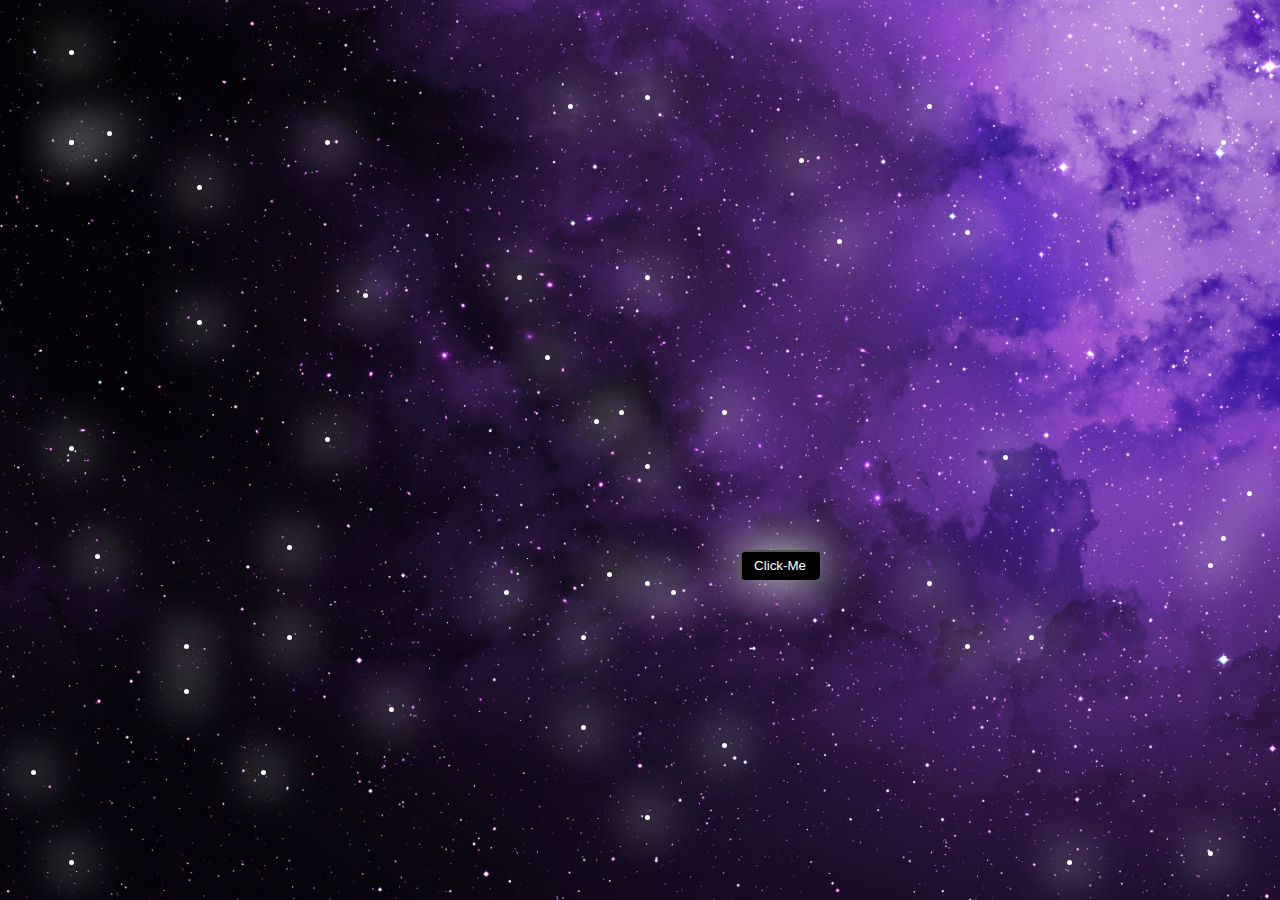
<file: Project 04/index.html>
<!DOCTYPE html>
<html lang="en">
<head>
    <meta charset="UTF-8">
    <meta http-equiv="X-UA-Compatible" content="IE=edge">
    <meta name="viewport" content="width=device-width, initial-scale=1.0">
    <link rel="stylesheet" href="style.css">
    <title>Project_04 - Deluminator</title>
</head>
<body>
    <div id="fullBody">
        <span class="Stars" id="star1"></span>
        <span class="Stars" id="star2"></span>
        <span class="Stars" id="star3"></span>
        <span class="Stars" id="star4"></span>
        <span class="Stars" id="star5"></span>
        <span class="Stars" id="star6"></span>
        <span class="Stars" id="star7"></span>
        <span class="Stars" id="star8"></span>
        <span class="Stars" id="star9"></span>
        <span class="Stars" id="star10"></span>
        <span class="Stars" id="star11"></span>
        <span class="Stars" id="star12"></span>
        <span class="Stars" id="star13"></span>
        <span class="Stars" id="star14"></span>
        <span class="Stars" id="star15"></span>
        <span class="Stars" id="star16"></span>
        <span class="Stars" id="star17"></span>
        <span class="Stars" id="star18"></span>
        <span class="Stars" id="star19"></span>
        <span class="Stars" id="star20"></span>
        <span class="Stars" id="star21"></span>
        <span class="Stars" id="star22"></span>
        <span class="Stars" id="star23"></span>
        <span class="Stars" id="star24"></span>
        <span class="Stars" id="star25"></span>
        <span class="Stars" id="star26"></span>
        <span class="Stars" id="star27"></span>
        <span class="Stars" id="star28"></span>
        <span class="Stars" id="star29"></span>
        <span class="Stars" id="star30"></span>
        <span class="Stars" id="star31"></span>
        <span class="Stars" id="star32"></span>
        <span class="Stars" id="star33"></span>
        <span class="Stars" id="star34"></span>
        <span class="Stars" id="star35"></span>
        <span class="Stars" id="star36"></span>
        <span class="Stars" id="star37"></span>
        <span class="Stars" id="star38"></span>
        <span class="Stars" id="star39"></span>
        <span class="Stars" id="star40"></span>
        <span class="Stars" id="star41"></span>
        <span class="Stars" id="star42"></span>
        <span class="Stars" id="star43"></span>
        <span class="Stars" id="star44"></span>
        <span class="Stars" id="star45"></span>
        <span class="Stars" id="star46"></span>
        <span class="Stars" id="star47"></span>
        <span class="Stars" id="star48"></span>
        <span class="Stars" id="star49"></span>
        <span class="Stars" id="star50"></span>
        <button id="btn">Click-Me</button>
    </div>
    <script src="main.js"></script>
</body>
</html>
</file>
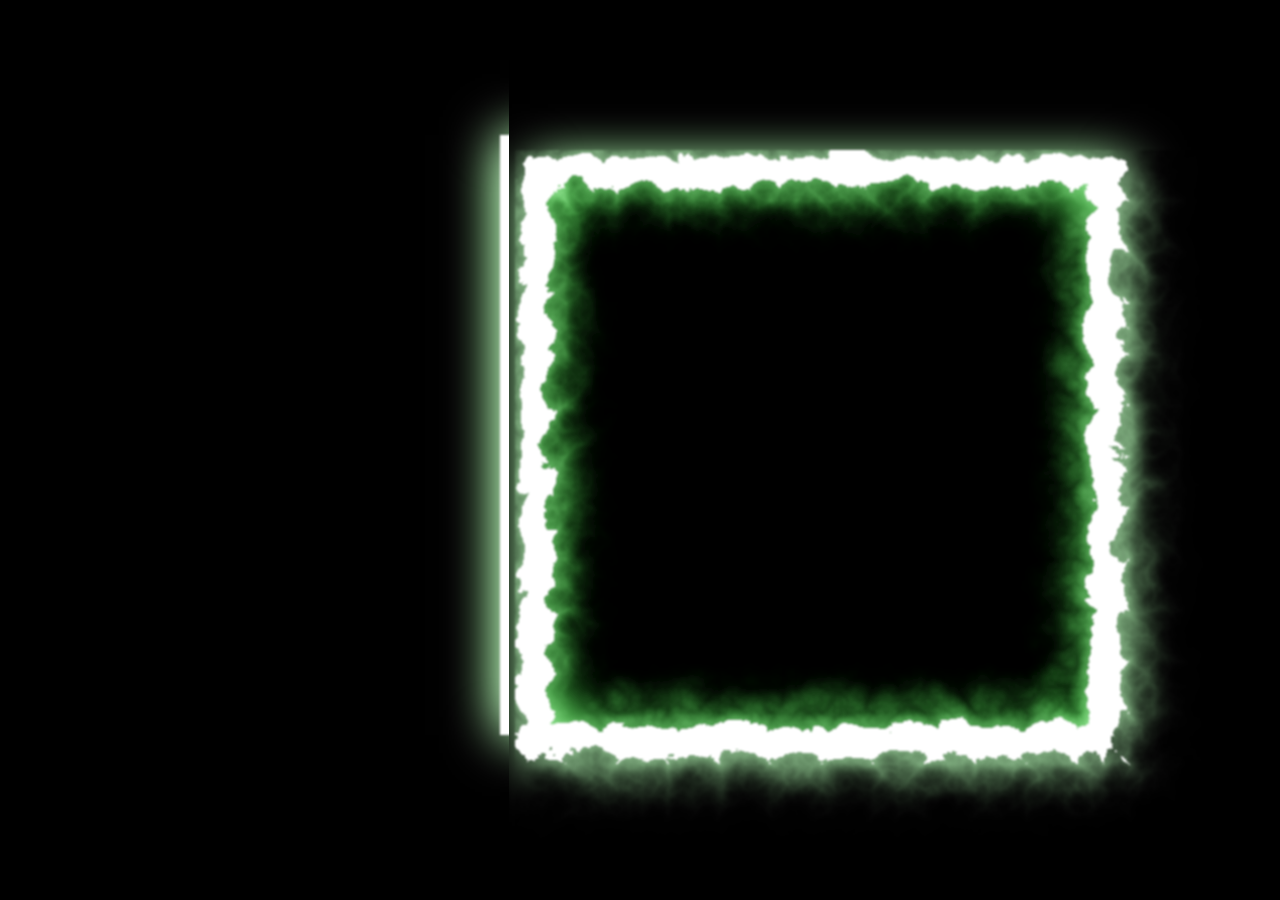
<file: Project-01/index.html>
<!DOCTYPE html>
<html lang="en">
<head>
    <meta charset="UTF-8">
    <meta http-equiv="X-UA-Compatible" content="IE=edge">
    <meta name="viewport" content="width=device-width, initial-scale=1.0">
    <link rel="stylesheet" href="style.css">
    <title>Project_01 - Fire Frame</title>
</head>
<body>
    <div class="Frame"></div>
    <svg>
        <filter id="fire">
            <feTurbulence x="0" y="0" baseFrequency="0.09" numOctaves="5" seed="2">
                <animate attributeName="baseFrequency" dur="50s" values="0.02;0.003;0.02;" repeatCount="indefinite">
            </feTurbulence>
            <feDisplacementMap in="SourceGraphic" scale="30">
        </filter>
    </svg>
    <!-- <div id="img"></div> -->
</body>
</html>
</file>
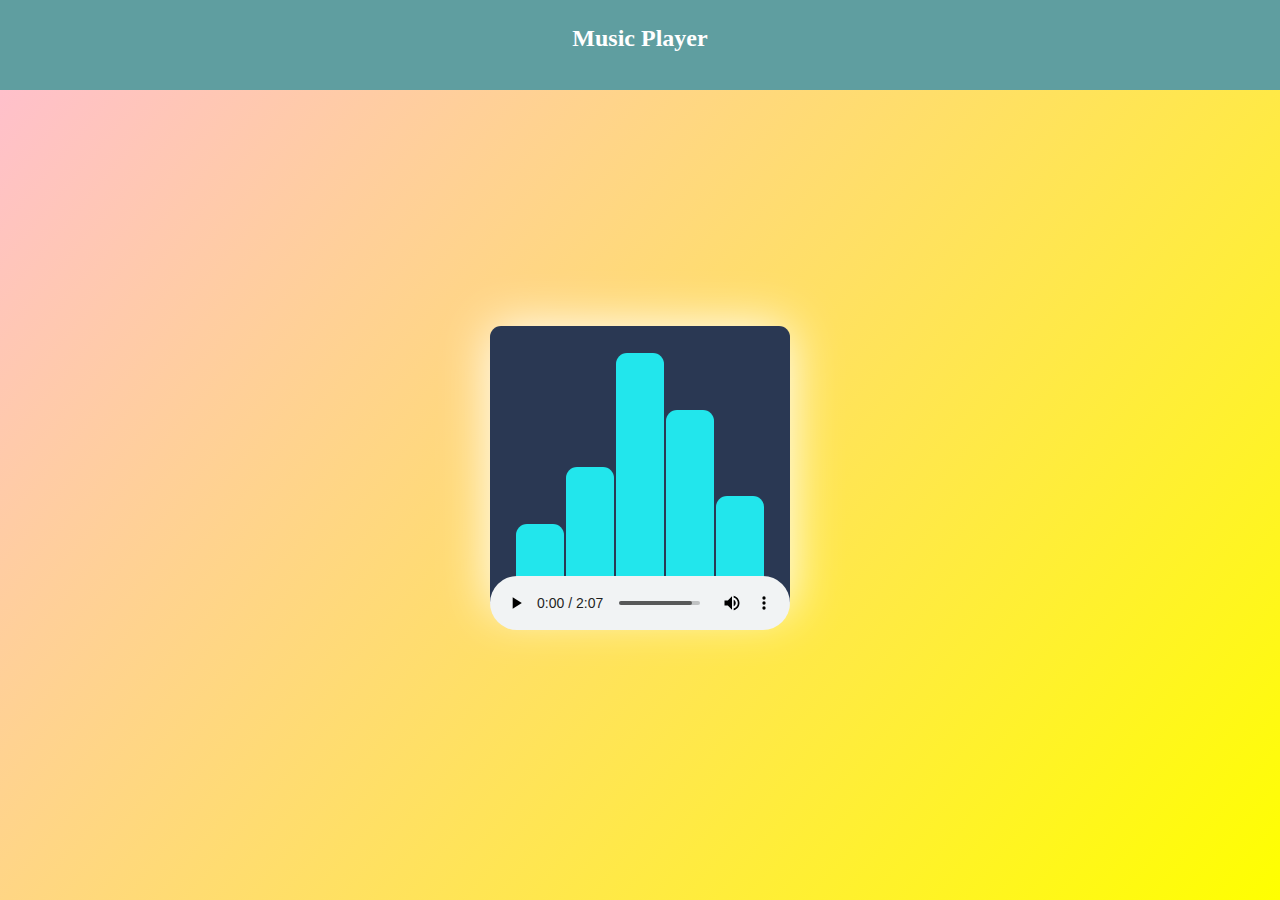
<file: Project-02/index.html>
<!DOCTYPE html>
<html lang="en">

<head>
    <meta charset="UTF-8">
    <meta http-equiv="X-UA-Compatible" content="IE=edge">
    <meta name="viewport" content="width=device-width, initial-scale=1.0">
    <link rel="stylesheet" href="style.css">
    <title>Music Player</title>
</head>

<body>
    <h2>Music Player</h2>
    <div id="Mp">
        <div id="Floating-Music">
            <div id="Upper1" class="FloatingClass">
                <div class="flip"></div>
            </div>
            <div id="Upper2" class="FloatingClass">
                <div class="flip"></div>
            </div>
            <div id="Upper3" class="FloatingClass">
                <div class="flip"></div>
            </div>
            <div id="Upper4" class="FloatingClass">
                <div class="flip"></div>
            </div>
            <div id="Upper5" class="FloatingClass">
                <div class="flip"></div>
            </div>
        </div>
        <audio id="MusicControler" controls>
            <source src="music.mp3" type="audio/mp3">
        </audio>
    </div>

    <!-- now we are moving towards our javascript  -->

    <script>
       let MusicControler = document.getElementById("MusicControler");
       MusicControler.addEventListener("play", function () {
           let flip = document.getElementsByClassName("flip");
           for (let i = 0; i < flip.length; i++) {
             if (flip[i].hasAttribute("id")) {
                 flip[i].removeAttribute("id");
             } else {
                 flip[i].setAttribute("id",`flip${i+1}`);
             }  
           }
       })
       MusicControler.addEventListener("pause", function () {
           let flip = document.getElementsByClassName("flip");
           for (let i = 0; i < flip.length; i++) {
             if (flip[i].hasAttribute("id")) {
                 flip[i].removeAttribute("id");
             } else {
                 flip[i].setAttribute("id",`flip${i+1}`);
             }  
           }
       })




    </script>



</body>

</html>
</file>
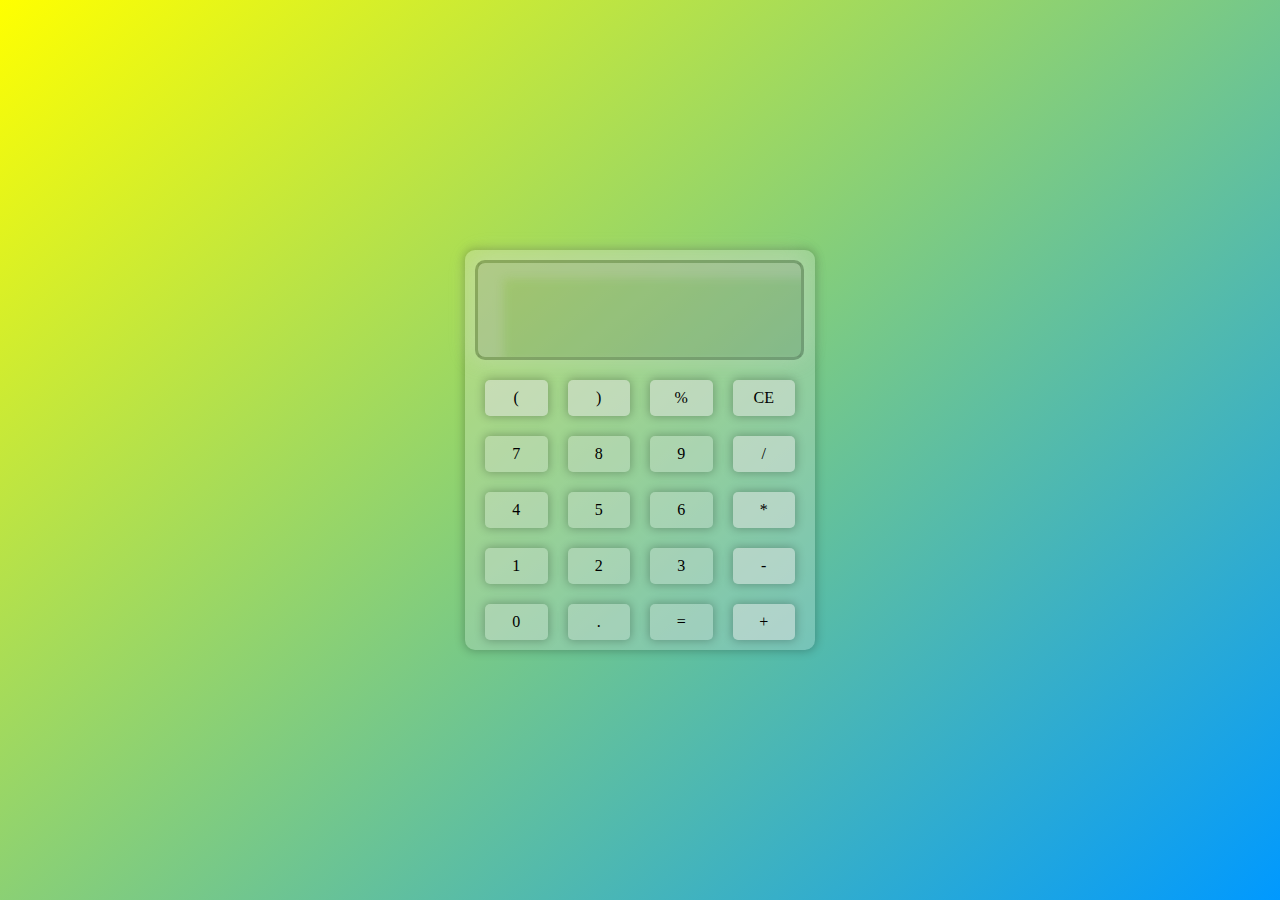
<file: Project-05/index.html>
<!DOCTYPE html>
<html lang="en">
<head>
    <meta charset="UTF-8">
    <meta http-equiv="X-UA-Compatible" content="IE=edge">
    <meta name="viewport" content="width=device-width, initial-scale=1.0">
    <link rel="stylesheet" href="style.css">
    <title>Project_05-Calculator</title>
</head>
<body>
    <div id="fullbody">
        <div id="CalculatorBox">
            <div id="Rs">
                <input type="text" id="ResultValue">
            </div>
            <div id="ButtonBox">
                <span id="btn1" class="Button">(</span>
                <span id="btn2" class="Button">)</span>
                <span id="btn3" class="Button">%</span>
                <span id="btn4" class="Button">CE</span>
                <span id="btn5" class="Button">7</span>
                <span id="btn6" class="Button">8</span>
                <span id="btn7" class="Button">9</span>
                <span id="btn8" class="Button">/</span>
                <span id="btn9" class="Button">4</span>
                <span id="btn10" class="Button">5</span>
                <span id="btn11" class="Button">6</span>
                <span id="btn12" class="Button">*</span>
                <span id="btn13" class="Button">1</span>
                <span id="btn14" class="Button">2</span>
                <span id="btn15" class="Button">3</span>
                <span id="btn16" class="Button">-</span>
                <span id="btn17" class="Button">0</span>
                <span id="btn18" class="Button">.</span>
                <span id="btn19" class="Button">=</span>
                <span id="btn20" class="Button">+</span>
            </div>
        </div>
    </div>
    <script src="main.js"></script>
</body>
</html>
</file>
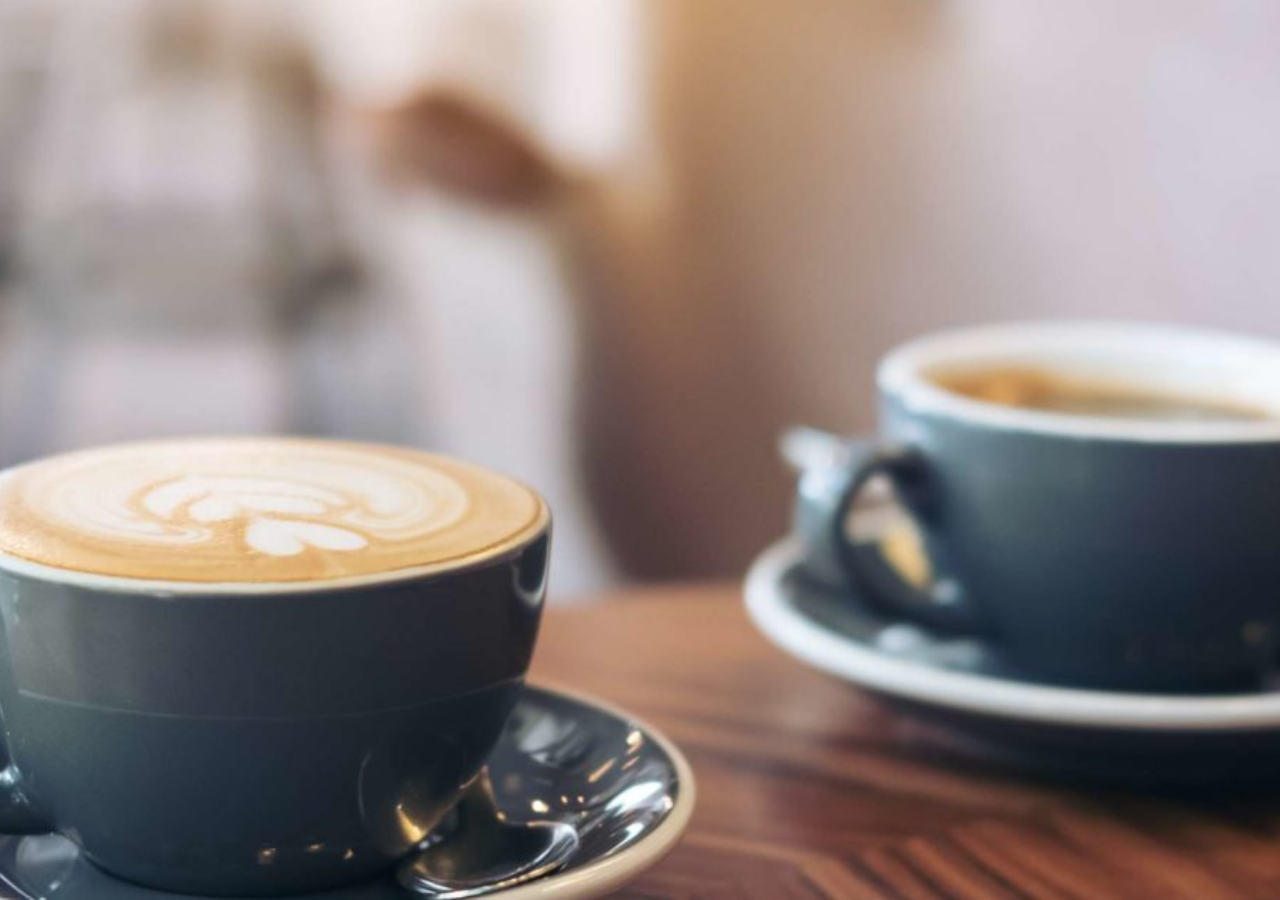
<file: Project-06/index.html>
<!DOCTYPE html>
<html lang="en">
<head>
    <meta charset="UTF-8">
    <meta http-equiv="X-UA-Compatible" content="IE=edge">
    <meta name="viewport" content="width=device-width, initial-scale=1.0">
    <link rel="stylesheet" href="style.css">
    <title>Project_06-Coffee Clipart</title>
</head>
<body>
    <div id="clouds">
        <span></span>
        <span></span>
        <span></span>
        <span></span>
        <span></span>
    </div>
    <div id="clouds2">
        <span></span>
        <span></span>
        <span></span>
        <span></span>
        <span></span>
    </div>
</body>
</html>
</file>
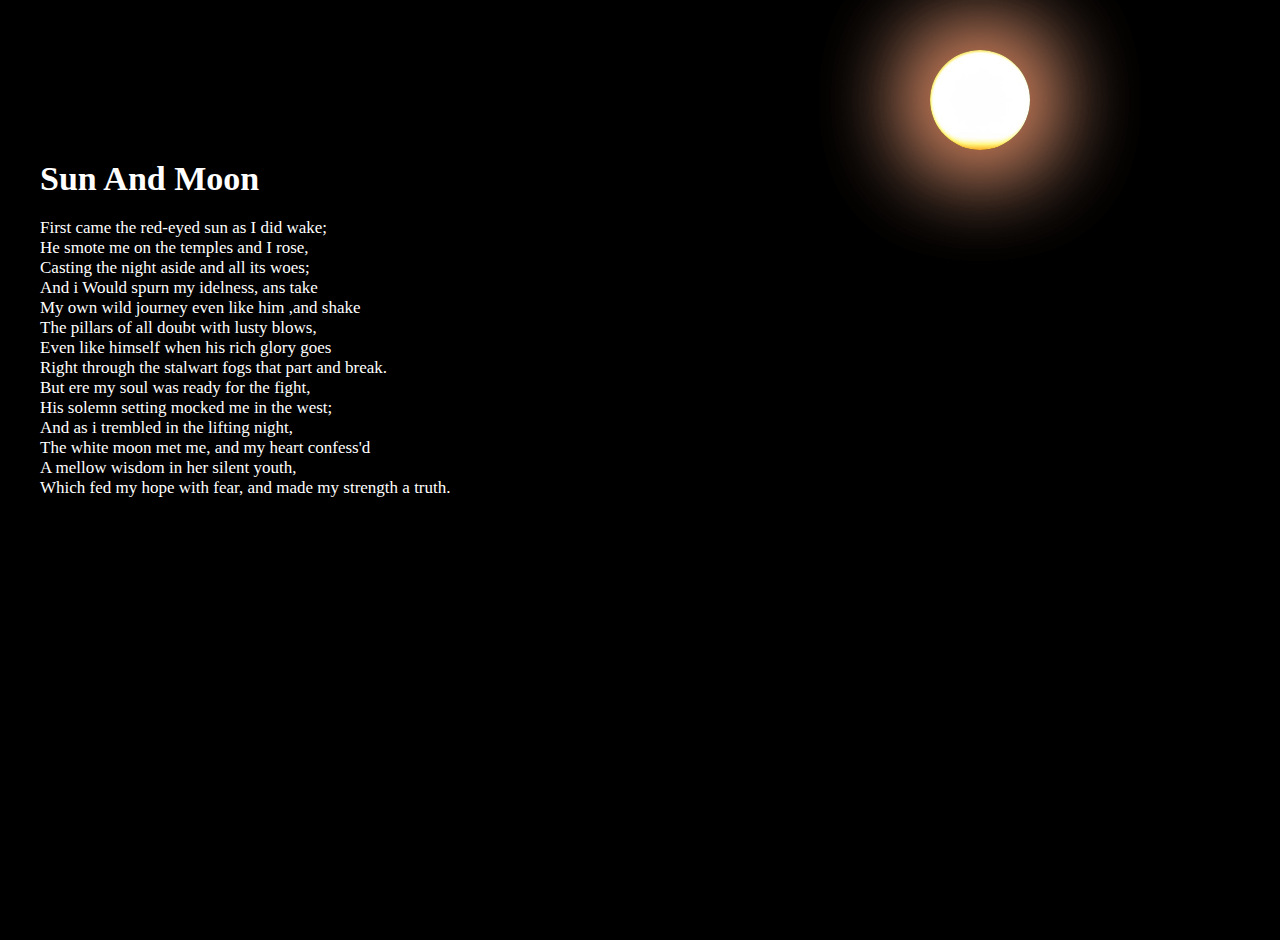
<file: project-07/index.html>
<!DOCTYPE html>
<html lang="en">
<head>
    <meta charset="UTF-8">
    <meta http-equiv="X-UA-Compatible" content="IE=edge">
    <meta name="viewport" content="width=device-width, initial-scale=1.0">
    <link rel="stylesheet" href="style.css">
    <title>Project_07 - Dark-Light Mode</title>
</head>
<body>
    <div id="main">
        <h1>Sun And Moon</h1>
        <p>
            First came the red-eyed sun as I did wake;<br>
            He smote me on the temples and I rose,<br>
            Casting the night aside and all its woes;<br>
            And i Would spurn my idelness, ans take<br>
            My own wild journey even like him ,and shake<br>
            The pillars of all doubt with lusty blows,<br>
            Even like himself when his rich glory goes<br>
            Right through the stalwart fogs that part and break.<br>
            But ere my soul was ready for the fight,<br>
            His solemn setting mocked me in the west;<br>
            And as i trembled in the lifting night,<br>
            The white moon met me, and my heart confess'd <br>
            A mellow wisdom in her silent youth,<br>
            Which fed my hope with fear, and made my strength a truth. <br>
        </p>
    </div>
    <button id="Mode">

    </button>
</body>
<script>
    let Beam = document.createElement("div");
    let button = document.getElementById("Mode");
    button.addEventListener("click",function () {
        if (Beam.className == "LightMode") {
            Beam.style.animation = "animate 20s linear 1";
            Beam.style.background = " linear-gradient(357deg,yellow,orange)";
            Beam.className = "DarkMode";
            button.style.background = "url('sun.jpg') no-repeat center center/cover";
            document.body.appendChild(Beam);
            // setTimeout(() => {
            //     document.body.removeChild(Beam);
            //     document.body.style.background = 'linear-gradient(357deg,yellow,orange)';
            //     button.style.boxShadow = "0px 0px 300px 150px redish"
            // }, 400);

        }else{
            Beam.className = "LightMode";
            Beam.style.animation = "animate 20s linear 1";
            Beam.style.background = "black";
            button.style.background = "url('Moon.jpg') no-repeat center center/cover";
            document.body.appendChild(Beam);
            button.style.boxShadow = "0px 0px 500px 50px rgb(255,255,210)"
            // setTimeout(() => {
            //     document.body.removeChild(Beam);
            //     document.body.style.background = 'black';
            // }, 400);
        }
        
    })


</script>
</html>
</file>
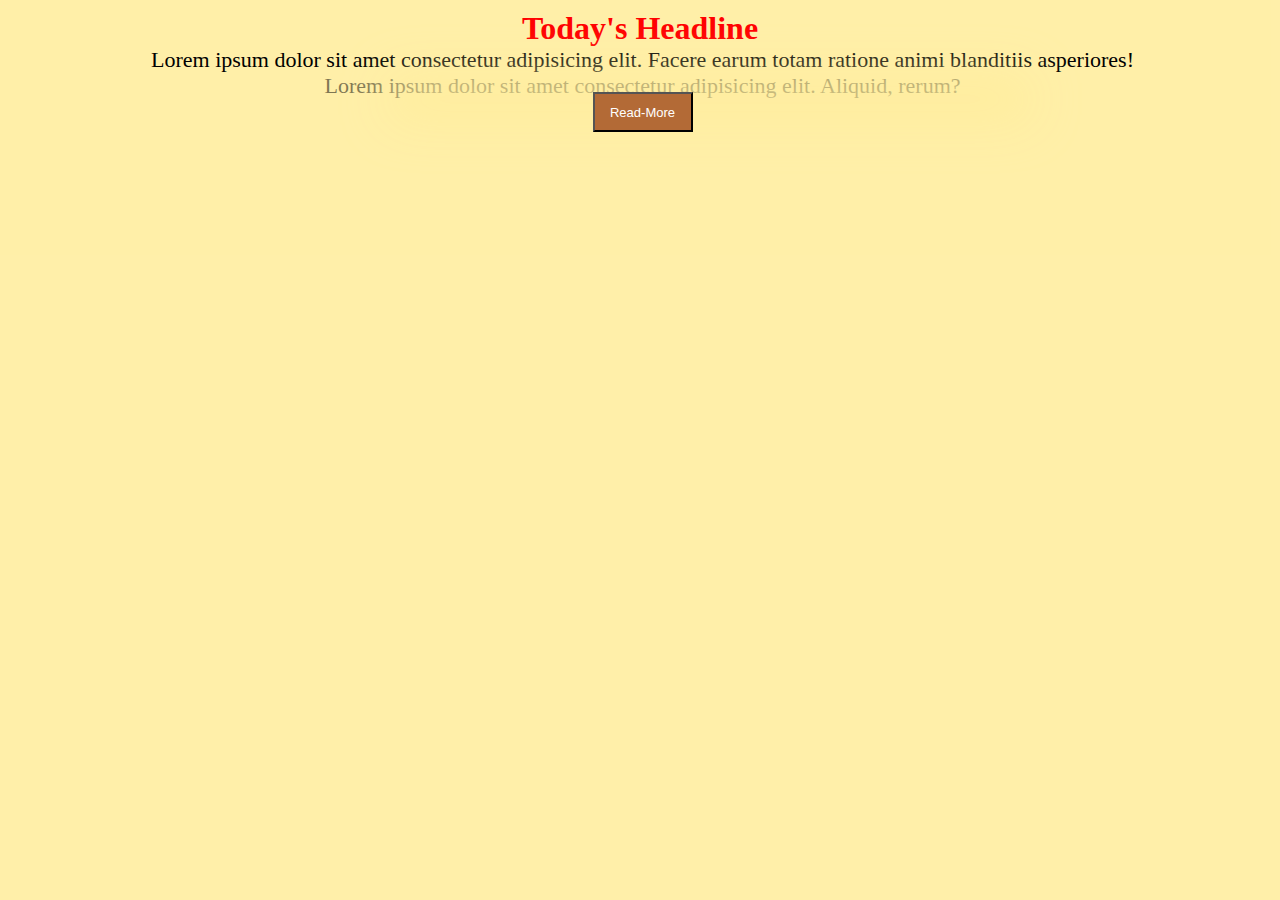
<file: Project-11/index.html>
<!DOCTYPE html>
<html lang="en">
<head>
    <meta charset="UTF-8">
    <meta http-equiv="X-UA-Compatible" content="IE=edge">
    <meta name="viewport" content="width=device-width, initial-scale=1.0">
    <link rel="stylesheet" href="style.css">
    <title>Project_11 - Spinning Newspaper</title>
</head>
<body>
    <div id="fullbody">
        <div id="box">
            <h1>Today's Headline</h1>
            <p>
                Lorem ipsum dolor sit amet consectetur adipisicing elit. Facere earum totam ratione animi blanditiis asperiores!
                <br>
                <span>Lorem ipsum dolor sit amet consectetur adipisicing elit. Aliquid, rerum?</span>
                <hr>
            </p>
            <button id="Read">
                Read-More 
            </button>
        </div>

        <div id="card" class="Cards">
            <div id="img"></div>
            <div id="img2"></div>
            <div id="img3"></div>
        </div>
    </div>
</body>
<script>
    let button = document.getElementById("Read");
    let Card = document.getElementById("card");
    let box = document.getElementById("box");
    let fullbody = document.getElementById("fullbody");
    button.addEventListener("click", function () {
        Card.style.display = "block";
        Card.className = "Cards";
        box.style.visibility = "hidden";
        fullbody.style.background = "rgb(227 189 156)";
    })
</script>
</html>
</file>
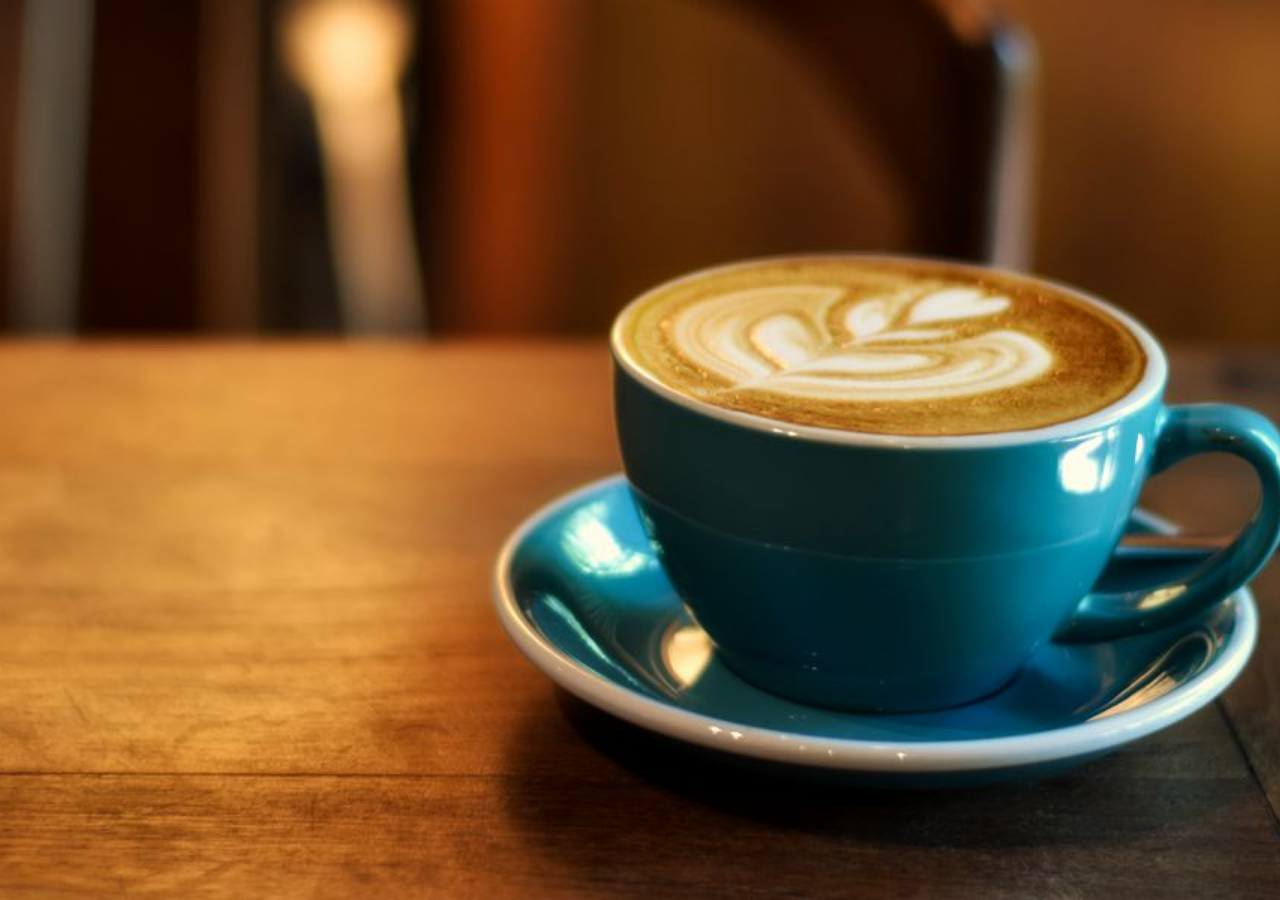
<file: Project_08/index.html>
<!DOCTYPE html>
<html lang="en">
<head>
    <meta charset="UTF-8">
    <meta http-equiv="X-UA-Compatible" content="IE=edge">
    <meta name="viewport" content="width=device-width, initial-scale=1.0">
    <link rel="stylesheet" href="css/all.min.css">
    <link rel="stylesheet" href="style.css">
    <title>Project_08 - Coffee Clipart 02</title>
</head>
<body>
    <div id="HeartBox">
        <i id="Heart1" class="far fa-heart"></i>
        <i id="Heart2" class="far fa-heart"></i>
        <i id="Heart3" class="far fa-heart"></i>
        <i id="Heart4" class="far fa-heart"></i>
        <i id="Heart5" class="far fa-heart"></i>
    </div>
</body>
</html>
</file>
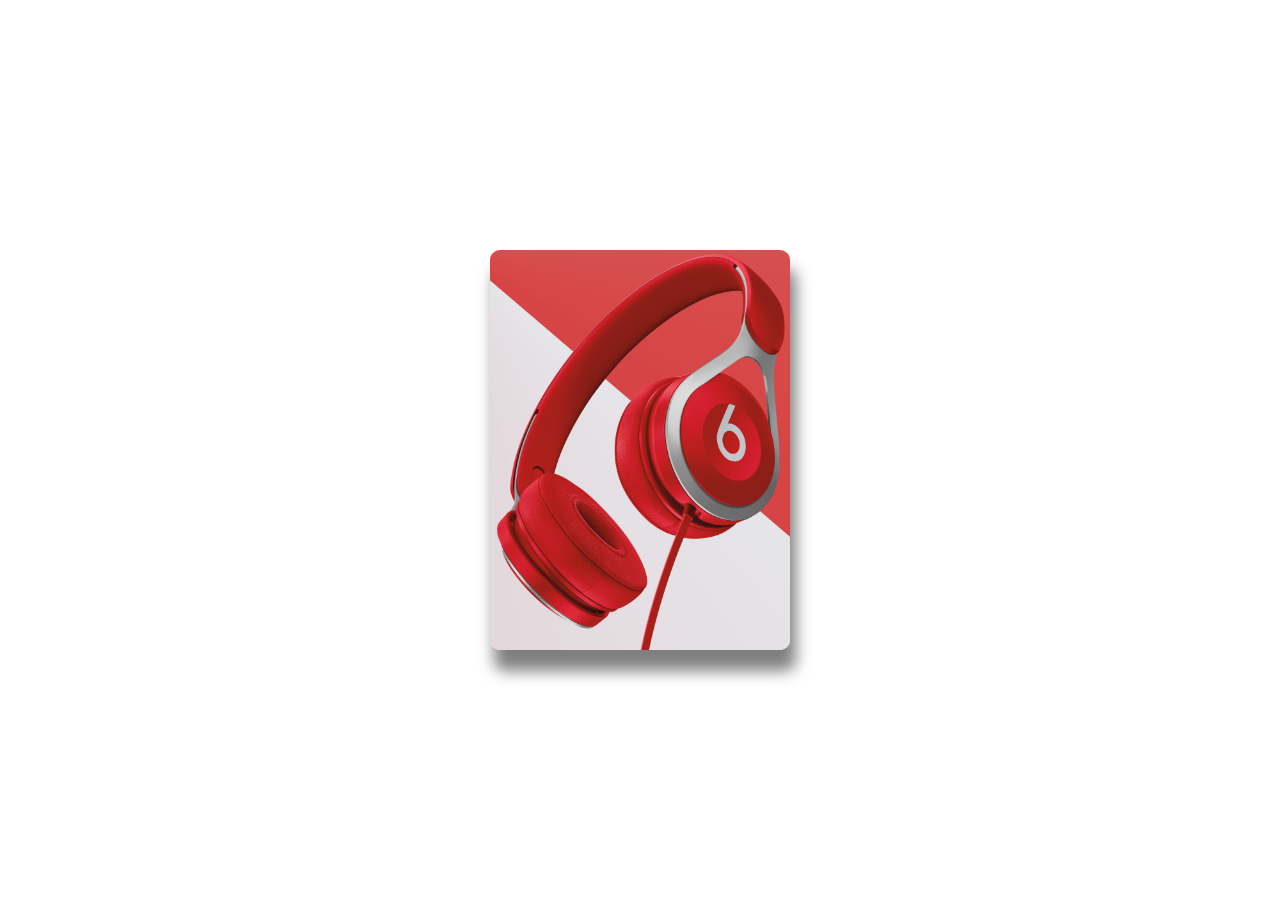
<file: Project_12/index.html>
<!DOCTYPE html>
<html lang="en">
<head>
    <meta charset="UTF-8">
    <meta http-equiv="X-UA-Compatible" content="IE=edge">
    <meta name="viewport" content="width=device-width, initial-scale=1.0">
    <link rel="stylesheet" href="style.css">
    <title>Project_12 - Card-hover Effect</title>
</head>
<body>
    <div id="card">
        <div id="FrontBox"></div>
        <div id="BackBox1" class="BackBox contents">
            <h1>PUMP UP THE <br>MUSIC</h1>
        </div>
        <div id="BackBox2" class="BackBox contents">
            <p>One-Stop Shop for The Best Headphones</p>
        </div>
    </div>
    <script>
        let card = document.getElementById("card");
        let BackBox1 = document.getElementById("BackBox1")
        let BackBox2 = document.getElementById("BackBox2")

        card.addEventListener("mouseenter", function () {
            BackBox1.style.cssText = ` animation: animate1 3s linear 1; visibility:visible;`
            BackBox2.style.cssText = ` animation: animate2 3s linear 1; visibility:visible;`
        })
        card.addEventListener("mouseleave",function () {
            BackBox1.style.cssText = ` animation: Ranimate1 3s linear 1;`
            BackBox2.style.cssText = ` animation: Ranimate2 3s linear 1; `

        })
    </script>
</body>
</html>
</file>
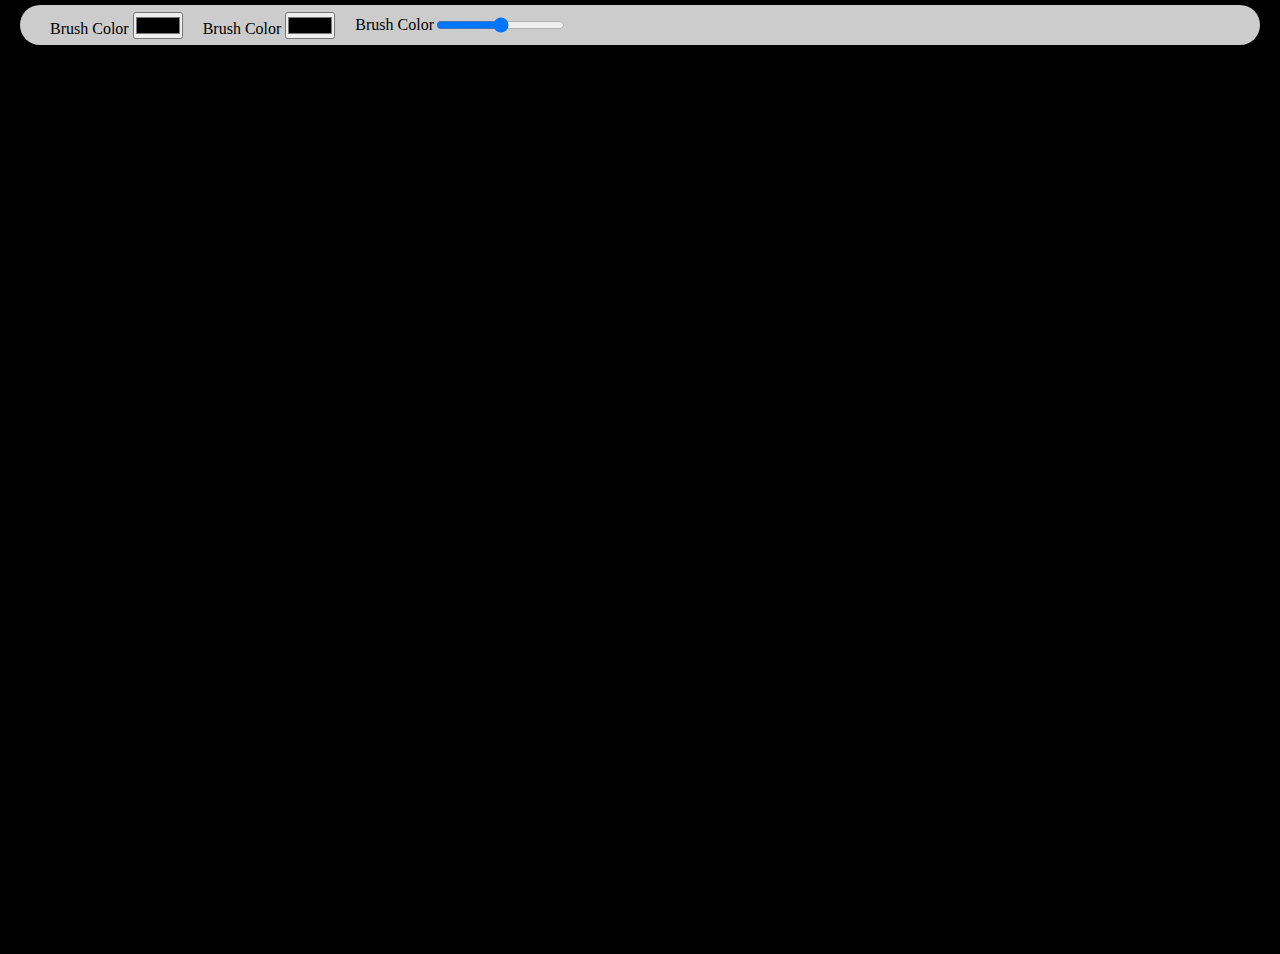
<file: Project_13/index.html>
<!DOCTYPE html>
<html lang="en">
<head>
    <meta charset="UTF-8">
    <meta http-equiv="X-UA-Compatible" content="IE=edge">
    <meta name="viewport" content="width=device-width, initial-scale=1.0">
    <link rel="stylesheet" href="style.css">
    <title>Project_13 - Drawing App</title>
</head>
<body>
    <div id="menu">
        <span id="color">
            <label for="Bcolor">Brush Color</label>
            <input type="color" name="Bcolor" id="Bcolor">
        </span>
        <span id="Backgroundcolor">
            <label for="Bgcolor">Brush Color</label>
            <input type="color" name="Bgcolor" id="Bgcolor">
        </span>
        <span id="range">
            <label for="Size">Brush Color</label>
            <input type="range" name="Size" id="Size">
        </span>
    </div>

    <canvas id="canvas1"></canvas>

    <script src="main.js"></script>
</body>
</html>
</file>
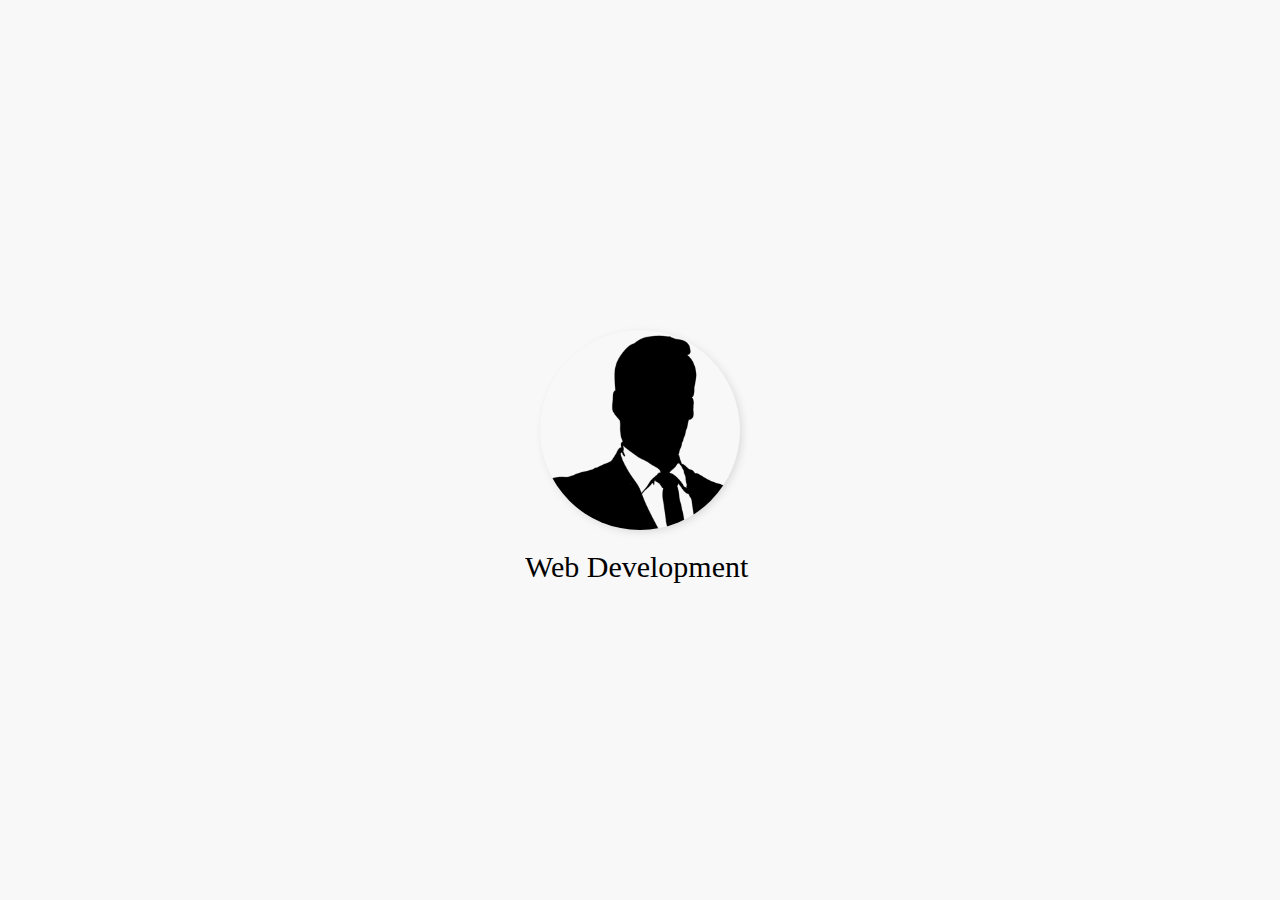
<file: Project_15/index.html>
<!DOCTYPE html>
<html lang="en">
<head>
    <meta charset="UTF-8">
    <meta http-equiv="X-UA-Compatible" content="IE=edge">
    <meta name="viewport" content="width=device-width, initial-scale=1.0">
    <link rel="stylesheet" href="style.css">
    <title>Project_14</title>
</head>
<body>
    <div id="circle"></div>
    <div id="MainBox">
        <div id="Box1">Nikhil Chaturvedi</div>
        <div id="Box2">Web Development</div>
    </div>
</body>
</html>
</file>
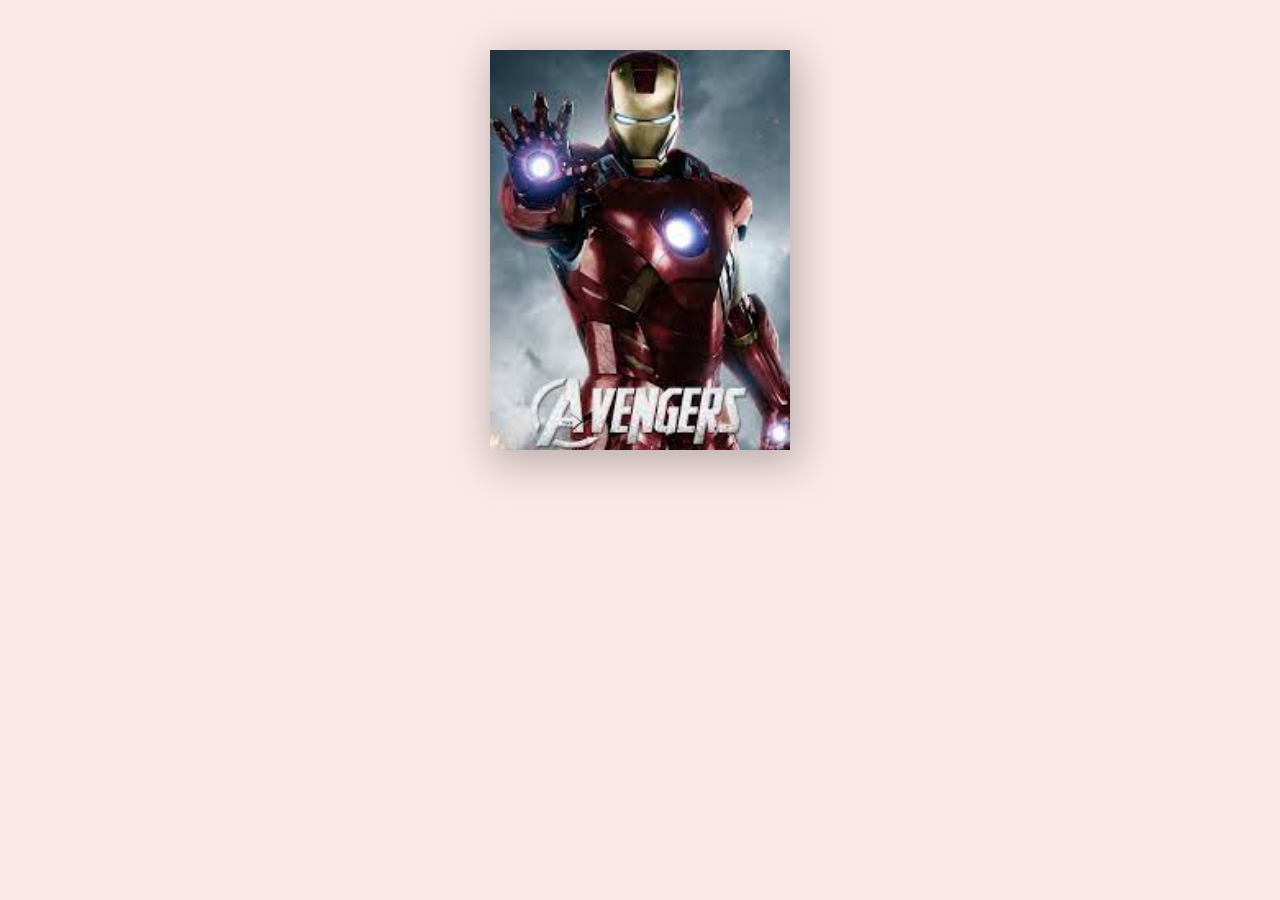
<file: Ptoject-03/index.html>
<!DOCTYPE html>
<html lang="en">
<head>
    <meta charset="UTF-8">
    <meta http-equiv="X-UA-Compatible" content="IE=edge">
    <meta name="viewport" content="width=device-width, initial-scale=1.0">
    <link rel="stylesheet" href="style.css">
    <title>Project_03- Card Hover Effect</title>
</head>
<body>
    <div class="card">
        <div class="imgBox">
            <img src="back01.jpg" alt="">
            <img src="back02.jpg" alt="">
        </div>
        <div class="detailes">
            <div class="content"></div>
        </div>
    </div>
</body>
</html>
</file>
<file: Project 04/style.css>
*
{
    margin: 0;
    padding: 0;
    box-sizing: border-box;
}
body
{
    width: 100vw;
    height: 100vh;
    background: url("BG.jpg") no-repeat center center/cover;
    display: flex;
    justify-content: center;
    align-items: center;
}
#fullBody
{
    width: 200px;
    height: 200px;
}
#btn
{
    position: relative;
    top: 200px;
    left: 200px;
    width: 80px;
    height: 30px;
    background: black;
    color: white;
    box-shadow: 0 0 50px 2px white;
    border-radius: 5px;
}
#fullBody .Stars
{
    display: block;
    width: 5px;
    height: 5px;
    background: #fff;
    border-radius: 50%;
    box-shadow: 0 0 45px 10px #ffffffc5;
    content: '';
    margin: 5px;
    transition: 0.3s ease-in-out;
}
.Stars
{
    position: absolute;
}
#star1 {
    top: 15vh;
    left: 5vw;
}

#star2 {
    top: 20vh;
    left: 15vw;
}

#star3 {
    top: 85vh;
    left: 2vw;
}

#star4 {
    top: 63vh;
    left: 47vw;
}

#star5 {
    top: 11vh;
    left: 72vw;
}

#star6 {
    top: 54vh;
    left: 97vw;
}

#star7 {
    top: 62vh;
    left: 94vw;
}

#star8 {
    top: 76vh;
    left: 14vw;
}

#star9 {
    top: 65vh;
    left: 39vw;
}

#star10 {
    top: 45vh;
    left: 48vw;
    ;
}

#star11 {
    top: 61vh;
    left: 7vw;
}

#star12 {
    top: 25vh;
    left: 75vw;
}

#star13 {
    top: 82vh;
    left: 56vw;
}

#star14 {
    top: 94vh;
    left: 94vw;
}

#star15 {
    top: 71vh;
    left: 75vw;
}

#star16 {
    top: 46vh;
    left: 46vw;
}

#star17 {
    top: 64vh;
    left: 50vw;
}

#star18 {
    top: 48vh;
    left: 25vw;
}

#star19 {
    top: 71vh;
    left: 14vw;
}

#star20 {
    top: 49vh;
    left: 05vw;
}

#star21 {
    top: 30vh;
    left: 50vw;
}

#star22 {
    top: 80vh;
    left: 45vw;
}

#star23 {
    top: 60vh;
    left: 22vw;
}

#star24 {
    top: 10vh;
    left: 50vw;
}

#star25 {
    top: 15vh;
    left: 95vw;
}

#star26 {
    top: 95vh;
    left: 5vw;
}

#star27 {
    top: 85vh;
    left: 20vw;
}

#star28 {
    top: 70vh;
    left: 22vw;
}

#star29 {
    top: 11vh;
    left: 44vw;
}

#star30 {
    top: 14vh;
    left: 8vw;
}

#star31 {
    top: 45vh;
    left: 56vw;
}

#star32 {
    top: 65vh;
    left: 52vw;
}

#star33 {
    top: 30vh;
    left: 40vw;
}

#star34 {
    top: 70vh;
    left: 80vw;
}

#star35 {
    top: 32vh;
    left: 28vw;
}

#star36 {
    top: 50vh;
    left: 78vw;
}

#star37 {
    top: 59vh;
    left: 95vw;
}

#star38 {
    top: 51vh;
    left: 50vw;
}

#star39 {
    top: 64vh;
    left: 72vw;
}

#star40 {
    top: 95vh;
    left: 83vw;
}

#star41 {
    top: 70vh;
    left: 45vw;
}

#star42 {
    top: 17vh;
    left: 62vw;
}

#star43 {
    top: 90vh;
    left: 50vw;
}

#star44 {
    top: 5vh;
    left: 5vw;
}

#star45 {
    top: 15vh;
    left: 5vw;
}

#star46 {
    top: 15vh;
    left: 25vw;
}

#star47 {
    top: 35vh;
    left: 15vw;
}

#star48 {
    top: 78vh;
    left: 30vw;
}
#star49 {
    top: 15vh;
    left: 50vw;
}
#star49 {
    top: 26vh;
    left: 65vw;
}
</file>
<file: Project-01/style.css>
* {
    margin: 0;
    padding: 0;
    box-sizing: border-box;
}

body {
    display: flex;
    justify-content: center;
    align-items: center;
    min-height: 100vh;
    background: #000;
    overflow: hidden;
}

.Frame {
    position: relative;
    width: 600px;
    height: 600px;
    filter: url(#fire) blur(1px);
    left: 175px;
}

.Frame::before {
    content: '';
    position: absolute;
    top: 10px;
    left: 10px;
    right: 10px;
    bottom: 10px;
    border: 20px solid white;
    box-shadow: 0 0 50px #0f0, inset 0 0 50px #0f0;
    animation: animation 5s linear infinite;
}

.Frame::after {
    content: '';
    position: absolute;
    top: 0px;
    left: 0px;
    right: 0px;
    bottom: 0px;
    border: 20px solid white;
    box-shadow: 0 0 50px #fff, inset 0 0 50px #fff;
}

svg {
    width: 0;
    height: 0;
}

#img {
    background: url("BG.jpg") no-repeat center center/cover;
    width: 500px;
    height: 500px;
    position: relative;
    right: 368px;
    top: 10px;
    border-radius: 10px;
}

@keyframes animation {
    0% {
        box-shadow: 0 0 50px #0f0, inset 0 0 50px #0f0;
        filter: hue-rotate(0deg);
    }
    20% {
        box-shadow: 0 0 50px #0f0, inset 0 0 60px #0f0;
    }
    40% {
        box-shadow: 0 0 50px #0f0, inset 0 0 40px #0f0;
    }
    60% {
        box-shadow: 0 0 50px #0f0, inset 0 0 80px #0f0;
    }
    100% {
        box-shadow: 0 0 50px #0f0, inset 0 0 50px #0f0;
        filter: hue-rotate(360deg);
    }
}
</file>
<file: Project-02/style.css>
*{
    margin: 0;
    padding: 0;
    box-sizing: border-box;
}
h2{
    width: 100vw;
    height: 10vh;
    margin: auto;
    text-align: center;
    background: cadetblue;
    padding-top: 25px;
    color: white;
}
#Mp{
    min-width: 100vw;
    min-height: 90vh;
    display: flex;
    flex-direction: column;
    justify-content: center;
    align-items: center;
    background: linear-gradient(130deg,pink,yellow);
}
#Floating-Music{
    width: 300px;
    height: 285px;
    background: rgb(42, 56, 83);
    border-radius: 11px;
    display: flex;
    justify-content: center;
    box-shadow: 0 0 50px rgb(255, 255, 255);
}
.FloatingClass{
    width: 50px;
    height: 100%;
    display: flex;
    align-items: flex-end;
}
.flip{
    height: 45%;
    width: 100%;
    background: rgb(34, 230, 236);
    margin: 1px;
    border-top-left-radius: 11px;
    border-top-right-radius: 11px;
}
.FloatingClass:nth-child(1) > .flip{
    height: 30%;
}
.FloatingClass:nth-child(2) > .flip{
    height: 50%;
}
.FloatingClass:nth-child(3) > .flip{
    height: 90%;
}
.FloatingClass:nth-child(4) > .flip{
    height: 70%;
}
.FloatingClass:nth-child(5) > .flip{
    height: 40%;
}
#MusicControler{
    position: relative;
    top: -35px;
}
#flip1{
    animation:  FlipMusic1 4s ease-in-out infinite;
}
#flip2{
    animation:  FlipMusic2 4s ease-in-out infinite;
}
#flip3{
    animation:  FlipMusic3 4s ease-in-out infinite;
}
#flip4{
    animation:  FlipMusic4 4s ease-in-out infinite;
}
#flip5{
    animation:  FlipMusic5 4s ease-in-out infinite;
}
@keyframes FlipMusic1 {
    0%{
        height: 85%;
        background: #0f0;
        filter: hue-rotate(0deg);
    }
    20%{
        height: 55%;
    }
    40%{
        height: 20%;
    }
    60%{
        height: 60%;
    }
    80%{
        height: 50%;
    }
    100%{
        height: 85%;
        background: #0f0;
        filter: hue-rotate(360deg);

    }
}
@keyframes FlipMusic2 {
    0%{
        height: 60%;
        background: #0f0;
        filter: hue-rotate(0deg);
    }
    20%{
        height: 30%;
    }
    40%{
        height: 60%;
    }
    60%{
        height: 40%;
    }
    80%{
        height: 40%;
    }
    100%{
        height: 60%;
        background: #0f0;
        filter: hue-rotate(360deg);

    }
}
@keyframes FlipMusic3 {
    0%{
        height: 45%;
        background: #0f0;
        filter: hue-rotate(0deg);
    }
    20%{
        height: 90%;
    }
    40%{
        height: 95%;
    }
    60%{
        height: 20%;
    }
    80%{
        height: 80%;
    }
    100%{
        height: 45%;
        background: #0f0;
        filter: hue-rotate(360deg);

    }
}
@keyframes FlipMusic4 {
    0%{
        height: 15%;
        background: #0f0;
        filter: hue-rotate(0deg);
    }
    20%{
        height: 85%;
    }
    40%{
        height: 80%;
    }
    60%{
        height: 40%;
    }
    80%{
        height: 60%;
    }
    100%{
        height: 15%;
        background: #0f0;
        filter: hue-rotate(360deg);

    }
}
@keyframes FlipMusic5 {
    0%{
        height: 40%;
        background: #0f0;
        filter: hue-rotate(0deg);
    }
    20%{
        height: 45%;
    }
    40%{
        height: 20%;
    }
    60%{
        height: 50%;
    }
    80%{
        height: 40%;
    }
    100%{
        height: 40%;
        background: #0f0;
        filter: hue-rotate(360deg);

    }
}
</file>
<file: Project-05/style.css>
* {
    margin: 0;
    padding: 0;
    box-sizing: border-box;
}

#fullbody {
    width: 100vw;
    height: 100vh;
    overflow: hidden;
    background: linear-gradient(140deg, rgb(255, 255, 0), rgb(0, 153, 255));
    display: flex;
    justify-content: center;
    align-items: center;
}

#CalculatorBox {
    width: 350px;
    height: 400px;
    background: rgba(225, 225, 225, 0.25);
    border-radius: 10px;
    box-shadow: 0 0 10px 1px rgba(0, 0, 0, 0.25);
}
#Rs{
    border: 3px solid rgba(0, 0, 0, 0.2);
    height: 25%;
    width: 94%;
    background: rgba(0, 0, 0, 0.05);
    border-radius: 10px;
    margin: 10px;
    margin-bottom: 0;
    box-shadow: inset 20px 10px 10px 5px rgba(225, 225, 225, 0.25),
    -2px -3px 20px 4px rgba(225, 225, 225, 0.25);
}
#ResultValue{
    height: 100%;
    width: 100%;
    font-size: 40px ;
    background: rgba(0, 0, 0, 0.05);
    text-align: right;
    border: none;
    color: #47543e;
}
#ResultValue:focus{
    border: none;
    color: black;
}
#ButtonBox{
    min-height: 75%;
    display: grid;
    grid-template-columns: 1fr 1fr 1fr 1fr;
    grid-template-rows: 1fr 1fr 1fr 1fr 1fr;
    padding: 10px;
}
.Button{
    background: rgba(225, 225, 225, 0.30);
    display: flex;
    justify-content: center;
    align-items: center;
    margin: 10px ;
    border-radius: 5px;
    cursor: pointer;
    box-shadow: 0 0 10px 1px rgba(0, 0, 0, 0.25);
}
.Button:active{
    box-shadow: inset 2px 1px 10px 1px rgba(0, 0, 0, 0.25);
    font-size: 13px;
}
#btn1,#btn2,#btn3,#btn4,#btn8,#btn12,#btn16,#btn20{
    background: rgba(225, 225, 225, 0.50);
}
</file>
<file: Project-06/style.css>
* {
    margin: 0;
    padding: 0;
    box-sizing: border-box;
}

body {
    min-height: 100vh;
    background: url("Bg.jpg") no-repeat center center/cover;
}

#clouds {
    width: 500px;
    height: 500px;
    position: relative;
    top: 10px;
    left: 250px;
    transform-style: preserve-3d;
    transform: rotateX(98deg) scaleZ(2);
}

#clouds span {
    position: absolute;
    width: 300px;
    height: 300px;
    content: '';
    display: block;
    border-radius: 50%;
    box-sizing: border-box;
    transform-style: preserve-3d;
    box-shadow: 0 0 40px 15px rgba(225, 225, 225, 0.9), inset 0 0 40px 15px rgba(225, 225, 225, 0.9);
    animation: animate 8s ease-in infinite;
    opacity: 0;
}

#clouds span:nth-child(1) {
    animation-delay: 0s;
}

#clouds span:nth-child(2) {
    animation-delay: 2.5s;
}

#clouds span:nth-child(3) {
    animation-delay: 5s;
}

#clouds span:nth-child(4) {
    animation-delay: 6.5s;
}

#clouds span:nth-child(5) {
    animation-delay: 8s;
}

@keyframes animate {
    0% {
        opacity: 0;
        top: -1000px;
        transform: scale(0.5);
    }
    80% {
        opacity: 1;
    }
    100% {
        opacity: 0;
        top: 1500px;
        transform: scale(2);
        box-shadow: 0 0 60px 5px rgba(225, 225, 225, 0.9), inset 0 0 60px 5px rgba(225, 225, 225, 0.7);
    }
}

#clouds2 {
    width: 400px;
    height: 400px;
    position: absolute;
    top: 10px;
    right: 50px;
    transform-style: preserve-3d;
    transform: rotateX(98deg) scaleZ(2);
}

#clouds2 span {
    position: absolute;
    width: 200px;
    height: 200px;
    content: '';
    display: block;
    border-radius: 50%;
    box-sizing: border-box;
    transform-style: preserve-3d;
    box-shadow: 0 0 40px 15px rgba(225, 225, 225, 0.9), inset 0 0 40px 15px rgba(225, 225, 225, 0.9);
    animation: animate 8s ease-in infinite;
    opacity: 0;
}

#clouds2 span:nth-child(1) {
    animation-delay: 0s;
}

#clouds2 span:nth-child(2) {
    animation-delay: 2.5s;
}

#clouds2 span:nth-child(3) {
    animation-delay: 5s;
}

#clouds2 span:nth-child(4) {
    animation-delay: 6.5s;
}

#clouds2 span:nth-child(5) {
    animation-delay: 8s;
}
</file>
<file: project-07/style.css>
*{
    margin: 0;
    padding: 0;
    box-sizing: border-box;
}
body{
    height: 100vh;
    background: black;
    overflow: hidden;
}
#main{
    width: 700px;
    margin: 40px;
    position: relative;
    top: 100px;
    z-index: 11;
    color: white;
    font-family: cursive;
    font-size: 17px;
}
#main h1{
    padding: 20px 0;
}
button{
    position: absolute;
    top: 50px;
    right: 250px;
    width: 100px;
    height: 100px;
    border-radius: 50%;
    z-index: 12;
    background: url("sun.jpg") no-repeat center center/cover;
    content: '';
    border: none;
    box-shadow: 0px 0px 100px 10px rgb(255, 102, 31), 0px 0px 100px 10px white;
}
.LightMode{
    border: 2px solid red;
    position: absolute;
    border-radius: 50%;
    top: 50px;
    right: 250px;
    z-index: 3;
}
.DarkMode{
    border: 2px solid red;
    position: absolute;
    border-radius: 50%;
    top: 50px;
    right: 250px;
    z-index: 3;
}
@keyframes animate {
    0%{
        width: 0px;
        height: 0px;
    }
    100%{
        width: 5000px;
        height: 5000px;
        transform: scale(5);
    }
}
</file>
<file: Project-11/style.css>
*{
    margin: 0;
    padding: 0;
    box-sizing: border-box;
}
body{
    overflow: hidden;
}
#fullbody{
    width: 100vw;
    height: 100vh;
    display: flex;
    align-items: center;
    justify-content: center;
    background: rgba(255, 237, 156, 0.966);
}
#box{
    position: absolute;
    text-align: center;
    background: rgba(255, 255, 255, 0.1);
    height: 100%;
    width: 100%;
}
h1{
    font-size: large50px;
    color: rgb(255, 0, 0);
    margin-top: 10px;
    text-align: center;
}
#box p{
    color: rgb(0, 0, 0);
    padding-left: 5px;
    text-align: center;
    font-size: 22px;
}
#box span{
    color: black;
    opacity: 0.5;
}
hr{
    border: none;
    box-shadow: 10px 0 50px 20px rgb(255, 237, 156);
    z-index: 10;
    width: 600px;
    position: relative;
    left: 400px;
}
button{
    color: white;
    background: rgb(179, 106, 54);
    width: 100px;
    height: 40px;
    margin: 10px 0;
    font-size: 13px;
    margin-left: 5px;
    position: relative;
    top: -17px;
    z-index: 12;
}
.Cards{
    position: relative;
    width: 360px;
    height: 650px;
    background: url("bg.jpg")no-repeat center center/cover;
    box-shadow: 1px 2px 40px 1px rgba(0, 0, 0, 0.5);
    transition: 1s;
}
.Cards:hover{
    transition: 1s;
    position: relative;
    box-shadow: 10px -20px 1px 1px rgb(223, 207, 178), 20px -40px 1px 1px rgba(223, 207, 178, 0.788),30px -60px 1px 1px rgba(223, 207, 178, 0.288), 1px 2px 40px 1px rgba(0, 0, 0, 0.5);
    z-index: 9;
}
#card
{
    display: none;
    animation: animate 1s linear 1;
}
@keyframes animate {
    0%{
        transform: rotate(0deg) scale(0.1);
        filter: blur(20px);
    }
    20%{
        transform: rotate(450deg) scale(0.2);
        filter: blur(0px);
    }
    40%{
        transform: rotate(900deg) scale(0.4);
    }
    41%{
        transform: scale(1);
    }
    80%{
        transform: scale(1);
    }
    100%{
        transform: scale(1);
    }
}
#img{
    background: url("1st.gif")no-repeat center center/cover;
    width: 285px;
    height: 190px;
    position: absolute;
    top: 125px;
    right: 8px;
}
#img2{
    background: url("2nd.gif") no-repeat center center/cover;
    width: 65px;
    height: 65px;
    position: absolute;
    bottom: 26px;
    right: 10px;
}
#img3{
    background: url("3rd.gif")no-repeat center center/cover;
    width: 125px;
    height: 78px;
    position: absolute;
    top: 413px;
    left: 9px;
}
</file>
<file: Project_08/style.css>
*{
    margin: 0;
    padding: 0;
    box-sizing: border-box;
}
body{
    min-height: 100vh;
    width: 100%;
    background: url("cup.jpg")no-repeat center center/cover;
}
i{
    font-size: 60px;
    font-weight: 100;
    color: white;
    filter: blur(5px) drop-shadow(0px 0px 0.1rem white);
    position: absolute;
    transform: scale(1);
    transition: 1s;
    opacity: 0;
}
#Heart1{
    animation: animate 6s linear infinite;
}
#Heart2{
    animation: animate2 6s linear infinite;
    animation-delay: 2s;
}
#Heart3{
    animation: animate3 6s linear infinite;
    animation-delay: 4s;
}
#Heart4{
    animation: animate4 6s linear infinite;
    animation-delay: 6s;
}
#Heart5{
    animation: animate5 6s linear infinite;
    animation-delay: 8s;
}
@keyframes animate {
    0%{
        top: 200px;
        right: 550px;
        filter: blur(5px);
        opacity: 0.4;
    }
    30%{
        top: 100px;
        right: 560px;
        opacity: 0.5;
        transform: scale(1.4);
    }
    60%{
        top: 50px;
        right: 550px;
        opacity: 0.7;
        transform: scale(1.8);
    }
    100%{
        top: -80px;
        right: 555px;
        transform: scale(2.5);
        filter: blur(10px);
    }
}
@keyframes animate2 {
    0%{
        top: 250px;
        right: 490px;
        filter: blur(5px);
        opacity: 0.4;
    }
    30%{
        top: 150px;
        right: 480px;
        opacity: 0.5;
        transform: scale(1.4);
    }
    60%{
        top: 100px;
        right: 470px;
        opacity: 0.7;
        transform: scale(1.8);
    }
    100%{
        top: -80px;
        right: 480px;
        transform: scale(2.2);
        filter: blur(10px);
    }
}
@keyframes animate3 {
    0%{
        top: 280px;
        right: 450px;
        filter: blur(3px);
        opacity: 1;
    }
    30%{
        top: 190px;
        right: 460px;
        opacity: 0.5;
        transform: scale(1.4);
    }
    60%{
        top: 80px;
        right: 450px;
        opacity: 0.9;
        transform: scale(1.8);
    }
    100%{
        top: -80px;
        right: 455px;
        transform: scale(2.5);
        filter: blur(8px);
    }
}
@keyframes animate4 {
    0%{
        top: 290px;
        right: 640px;
        filter: blur(5px);
        opacity: 0.4;
    }
    30%{
        top: 180px;
        right: 670px;
        opacity: 0.5;
        transform: scale(1.4);
    }
    60%{
        top: 90px;
        right: 630px;
        opacity: 0.7;
        transform: scale(1.8);
    }
    100%{
        top: -80px;
        right: 680px;
        transform: scale(2.2);
        filter: blur(10px);
    }
}
@keyframes animate5 {
    0%{
        top: 290px;
        right: 580px;
        filter: blur(5px);
        opacity: 0.4;
    }
    30%{
        top: 195px;
        right: 590px;
        opacity: 0.5;
        transform: scale(1.4);
    }
    60%{
        top: 50px;
        right: 580px;
        opacity: 0.7;
        transform: scale(1.8);
    }
    100%{
        top: -80px;
        right: 595px;
        transform: scale(2.8);
        filter: blur(10px);
    }
}
</file>
<file: Project_12/style.css>
*{
    margin: 0;
    padding: 0;
    box-sizing: border-box;
}
body{
    background: rgba(255, 255, 255, 0.5);
    width: 100vw;
    height: 100vh;
    display: flex;
    justify-content: center;
    align-items: center;
    overflow: hidden;
}
#FrontBox{
    width: 300px;
    height: 400px;
    background: url("bg.jpg")no-repeat center center/cover;
    box-shadow: 5px 20px 15px 1px rgba(0, 0, 0, 0.5);
    position: relative;
    border-radius: 10px;
    z-index: 9;
}
.BackBox{
    width: 300px;
    height: 200px;
}
#BackBox1{
    position: absolute;
    top: 20.5vh;
    left: 39.28vw;
    background: rgba(0, 0, 0, 0.25);
    z-index: 10;
    border-top-left-radius: 10px;
    border-top-right-radius: 10px;
    visibility: hidden;
}
#BackBox1 h1{
    padding-top: 80px;
}
.contents{
    display: flex;
    justify-content: center;
    flex-direction: column;
    color: white;
    text-align: center;
}
#BackBox2{
    position: absolute;
    background: rgba(0, 0, 0, 0.25);
    border-bottom-right-radius: 10px;
    border-bottom-left-radius: 10px;
    bottom: 20.5vh;
    left: 39.28vw;
    visibility: hidden;
    z-index: 10;
}
#BackBox2 p{
    padding: 20px;
    margin-top: -140px;
}
@keyframes animate1 {
    0%{
        z-index: 8;
        visibility: visible;
    }
    50%{
        top: -10.5vh;
        z-index: 8;
    }
    60%{
        z-index: 10;
    }
    100%{
        top: 20.5vh;
        z-index: 10;
    }
}
@keyframes Ranimate1 {
    0%{
        visibility: visible;
        z-index: 10;
    }
    50%{
        top: -10.5vh;
        z-index: 10;
    }
    60%{
        z-index: 8;
    }
    100%{
        top: 20.5vh;
        z-index: 8;
    }
}
@keyframes animate2 {
    0%{
        visibility: visible;
        z-index: 8;
    }
    50%{
        bottom: -10.5vh;
        z-index: 8;
    }
    60%{
        z-index: 10;
    }
    100%{
        bottom: 20.5;
        z-index: 10;
    }
}
@keyframes Ranimate2 {
    0%{
        visibility: visible;
        z-index: 10;
    }
    50%{
        bottom: -10.5vh;
        z-index: 10;
    }
    60%{
        z-index: 8;
    }
    100%{
        bottom: 20.5vh;
        z-index: 8;
    }
}
</file>
<file: Project_13/style.css>
*{
    margin: 0;
    padding: 0;
    box-sizing: border-box;
}
body{
    overflow: hidden;
    /* background: black; */
}
span{
    padding: 0 10px;
}
#menu{
    background: rgb(255, 255, 255,0.8);
    /* color: rgb(230, 230, 230); */
    border-radius: 20px;
    margin: 5px 20px;
    height: 40px;
    display: flex;
    padding-left: 20px;
    align-items: center;
}
#range{
    display: flex;
    justify-content: space-between;
    align-items: center;
    width: 230px;
}
</file>
<file: Project_15/style.css>
*{
    margin: 0;
    padding: 0;
    box-sizing: border-box;
}
body{
    width: 100vw;
    height: 100vh;
    background: #f8f8f8;
    display: flex;
    justify-content: center;
    align-items: center;
    flex-direction: column;
}
#circle
{
    width: 200px;
    height: 200px;
    background: url("logo.png")no-repeat center center/cover;
    border-radius: 50%;
    margin: 20px;
    box-shadow: 2px 2px 10px -1px rgba(0, 0, 0, 0.15),-2px -2px 10px -1px rgba(255, 255, 255, 0.7);
}
#MainBox{
    overflow: hidden;
    height: 40px;
    animation: Blink 0.3s linear infinite,Type 5s linear infinite;
}
#Box1{
    width: 220px;
    height: 30px;
    font-size: 30px;
}
#Box2{
    font-size: 30px;
    position: relative;
    top: -30px;
    width: 230px;
    height: 40px;
    background: #f8f8f8;
    animation: display 10s linear infinite;
}
@keyframes display {
    25%{
        visibility: hidden;
    }
    75%{
        visibility: hidden;
    }
}
@keyframes Type {
    0%,80%,100%{
        width: 28ch;
    }
    50%{
        width: 0ch;
    }
}
@keyframes Blink {
    from{
        border-right: 3px solid black;
    }
    to{
        border-right: none;
    }
}
</file>
<file: Ptoject-03/style.css>
* {
    margin: 0;
    padding: 0;
    box-sizing: border-box;
}

body {
    display: flex;
    justify-content: center;
    min-height: 100vh;
    background-color: #fbe9e7;
}

.card {
    position: relative;
    width: 300px;
    height: 400px;
    background: #fff;
    transform-style: preserve-3d;
    transform: perspective(1000px);
    top: 50px;
}

.imgBox {
    position: relative;
    width: 100%;
    height: 100%;
    z-index: 1;
    transform-origin: left;
    transform-style: preserve-3d;
    transition: 0.5s;
    transition-delay: 1.7s;
    background: #000;
    box-shadow: 5px 10px 40px 5px rgba(0, 0, 0, 0.25);
}

.imgBox:hover {
    transform: translateX(50%);
}

.card:hover .imgBox {
    transform: rotateY(-180deg);
    transition-delay: 0s;
}

.imgBox img {
    position: absolute;
    top: 0;
    left: 0;
    width: 100%;
    height: 100%;
    object-fit: cover;
    transform-style: preserve-3d;
    backface-visibility: hidden;
}
.card .imgBox img:nth-child(2){
    transform: rotateY(180deg);
}
.detailes{
    display: flex;
    justify-content: center;
    align-items: center;
    width: 100%;
    height: 100%;
    position: relative;
    top: -100%;
    right: 0;
    background: url("front.jpg") no-repeat center center/cover;
}
.detailes::after{
    display: flex;
    justify-content: center;
    align-items: center;
    content: '';
    background: url("back03.jpg") no-repeat center center/cover;
    width: 200%;
    height: 100%;
    position: absolute;
    z-index: 3;
    right: 1px;
    transform: perspective(1000px);
    transform-origin: bottom;
    transition: 1s;
    transform-style: preserve-3d;
    visibility: hidden;
    transition-delay: 0.8s;
    backface-visibility: visible;
    box-shadow: 10px 20px 40px 20px rgba(0, 0, 0, 0.25);

}
.card:hover .detailes::after{
    transform: rotateX(180deg);
    visibility: visible;
}
</file>
